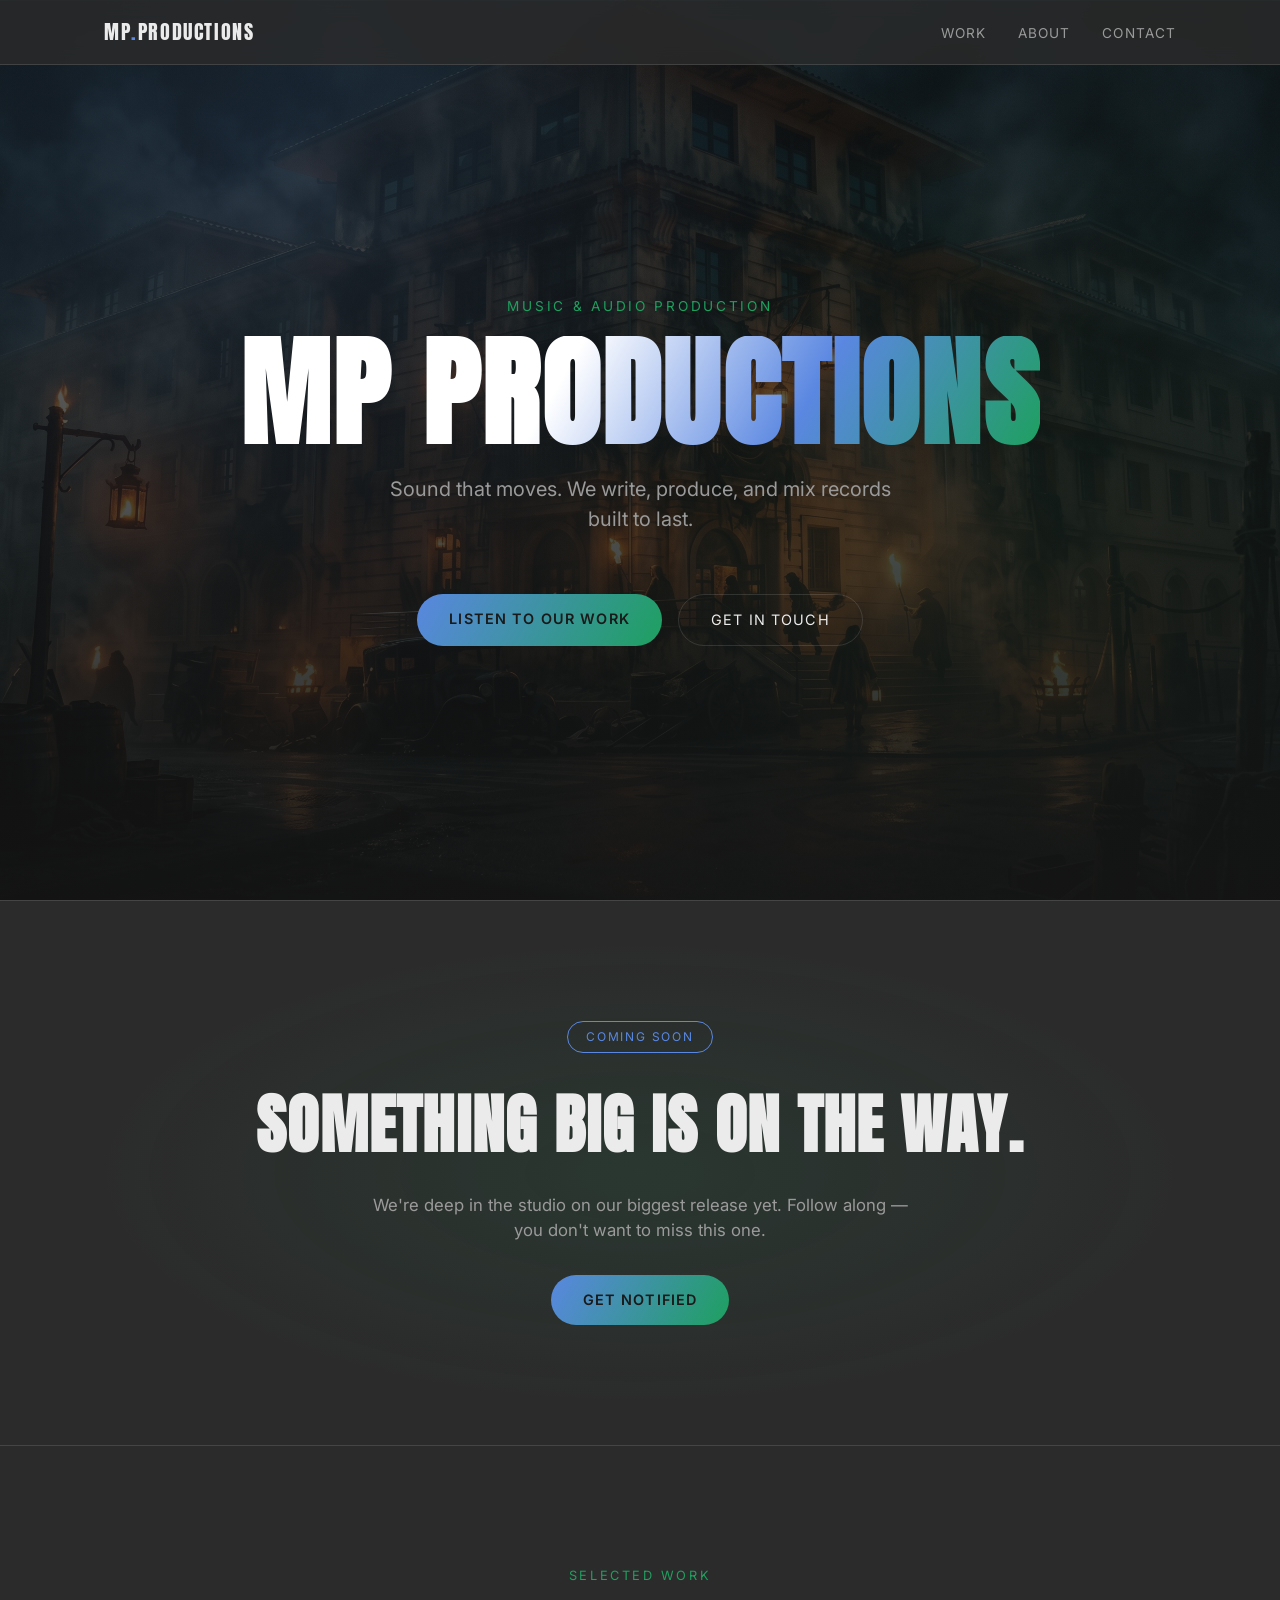
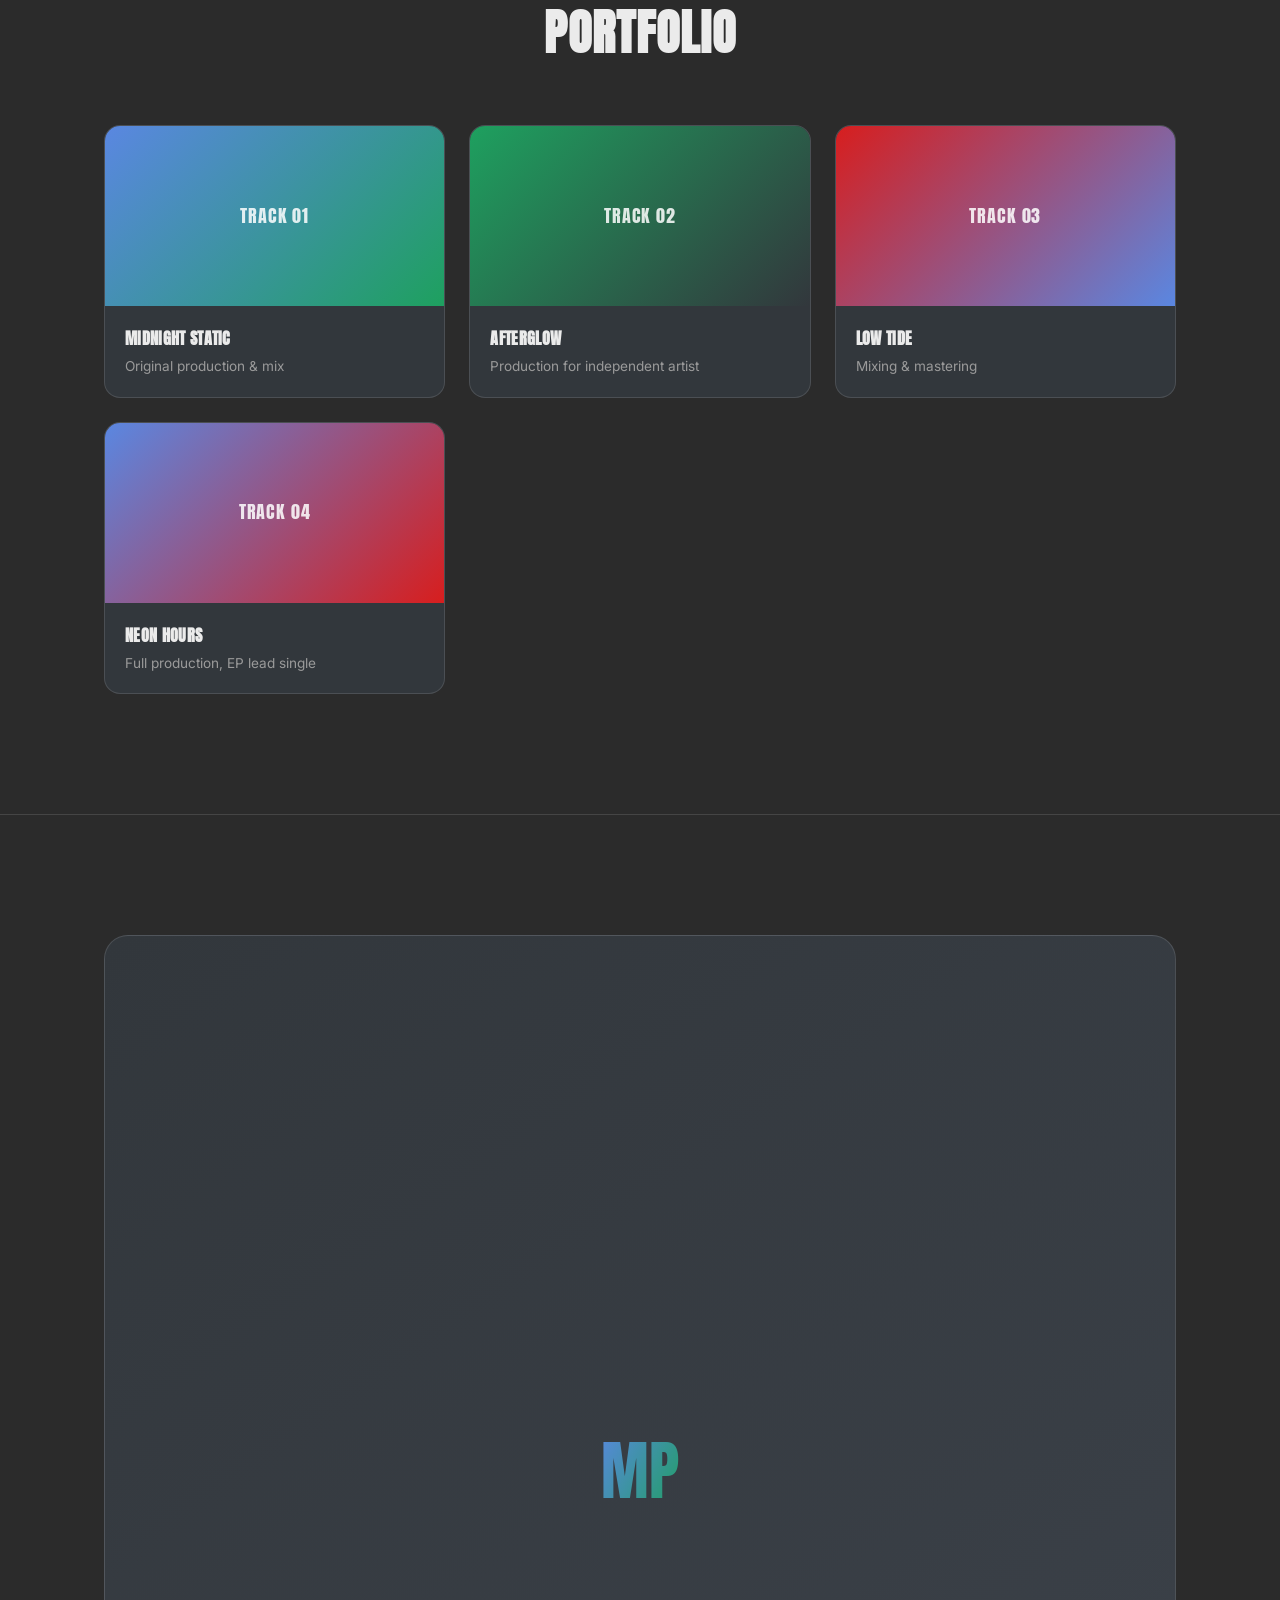
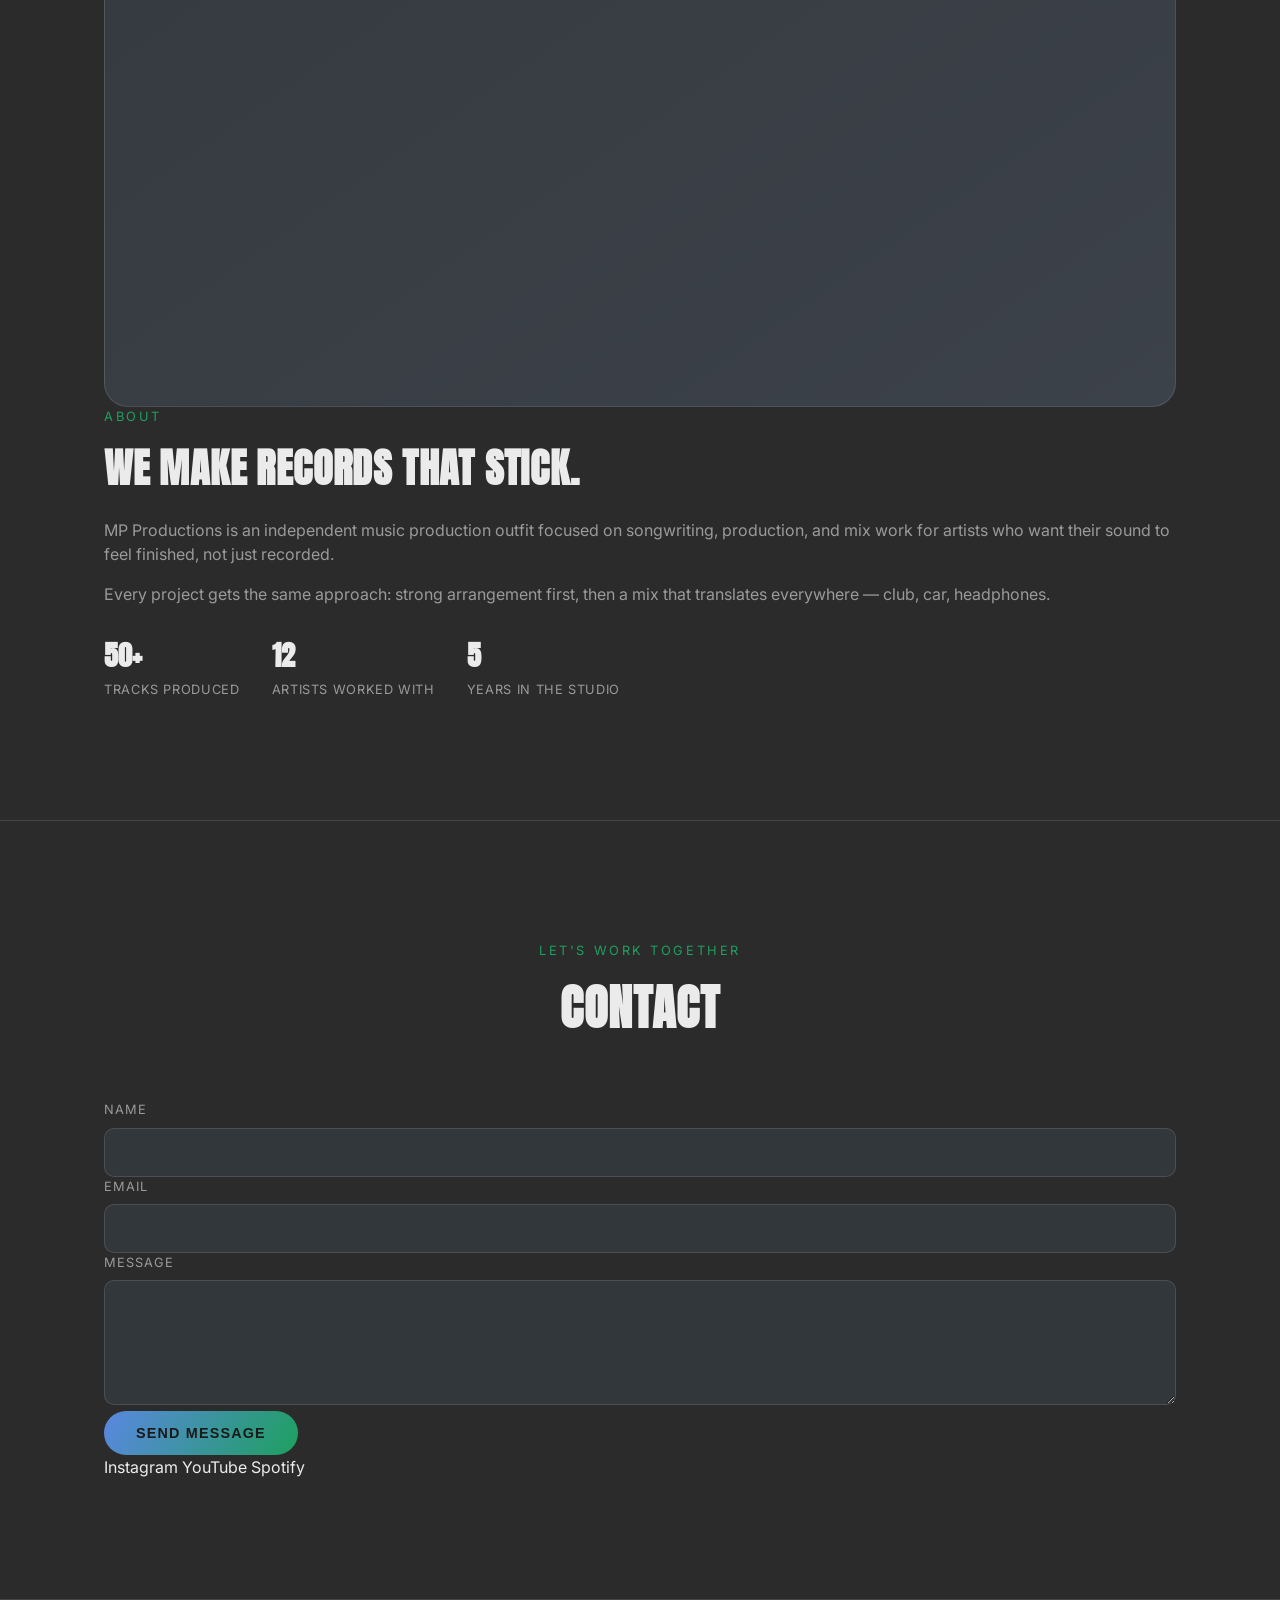
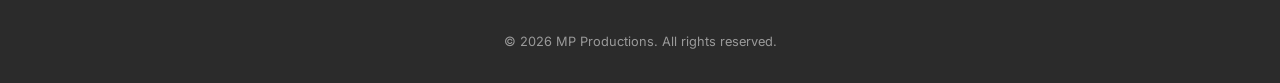
<file: index.html>
<!doctype html>
<html lang="en">
<head>
  <meta charset="utf-8">
  <title>MP Productions</title>
  <meta http-equiv="refresh" content="0; url=/mpproductions">
  <script>location.replace("/mpproductions");</script>
</head>
<body>
  <p>Redirecting to <a href="/mpproductions">/mpproductions</a>...</p>
</body>
</html>
</file>
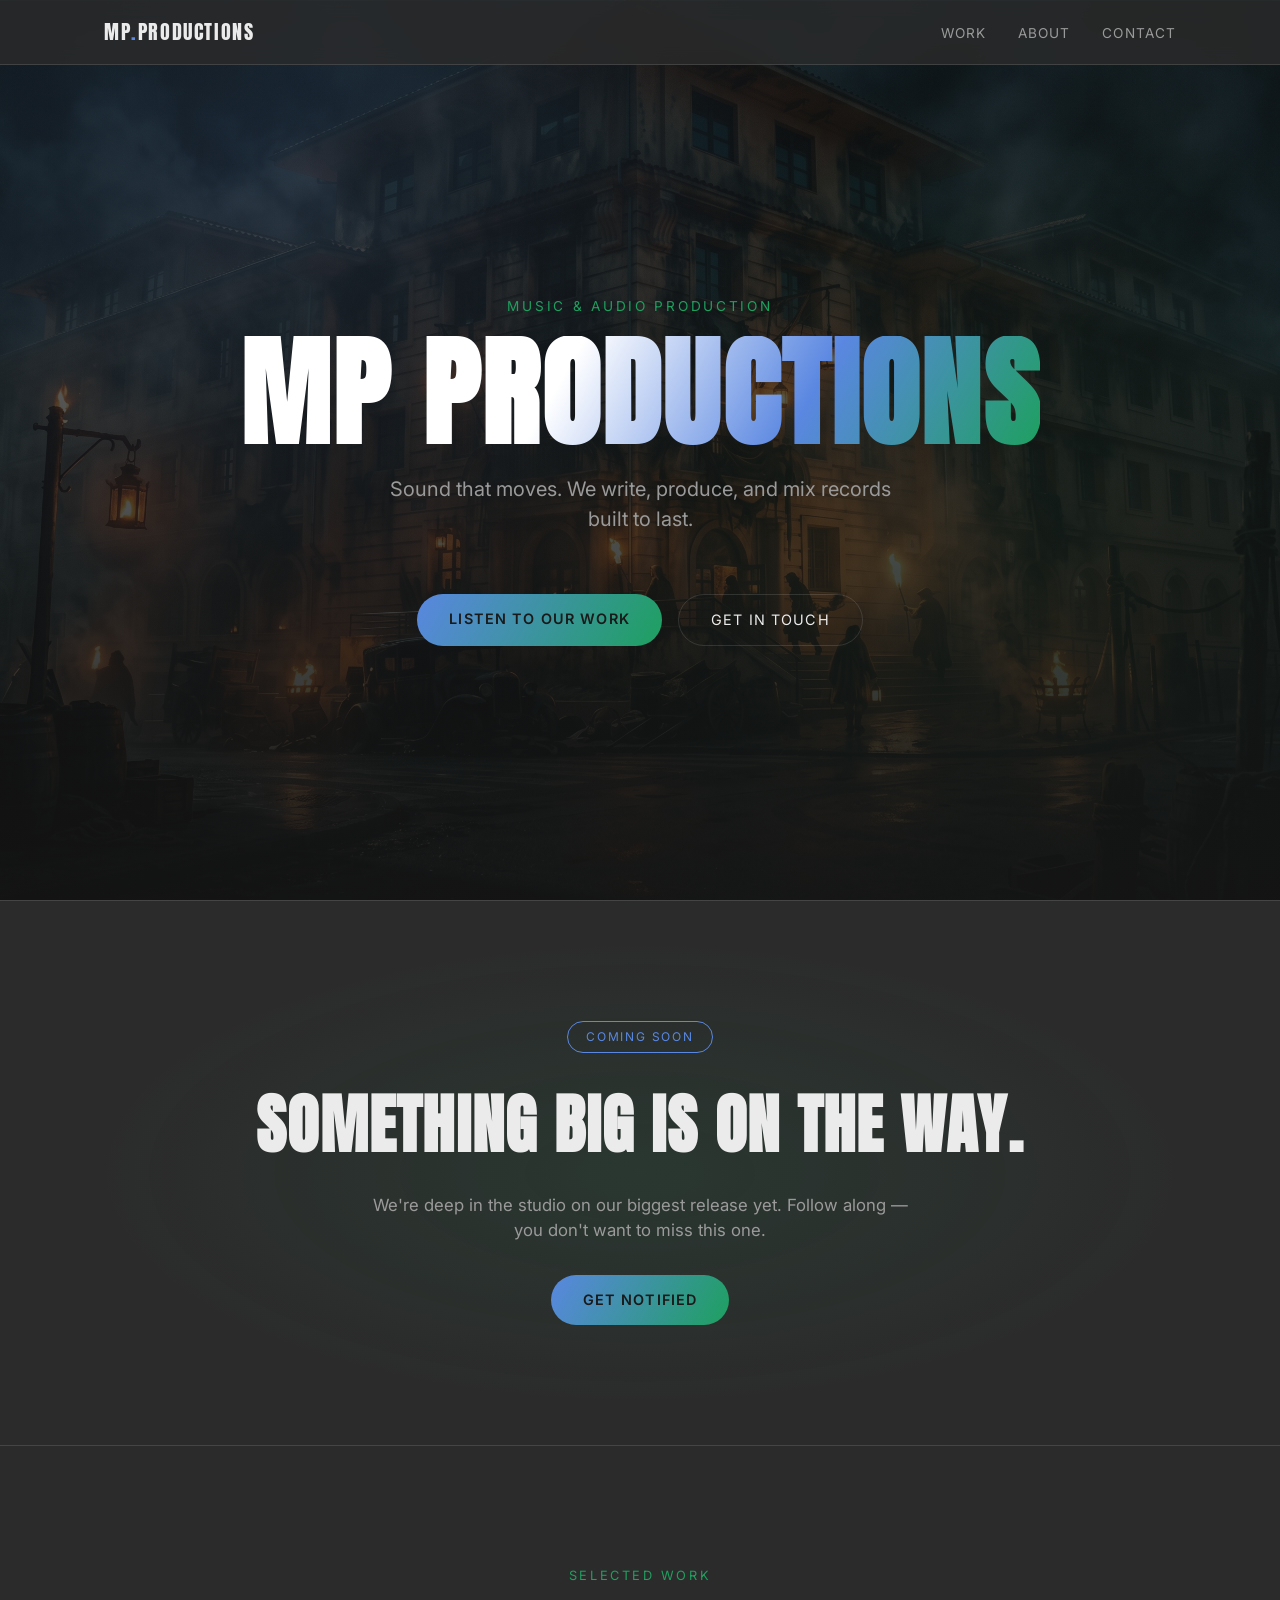
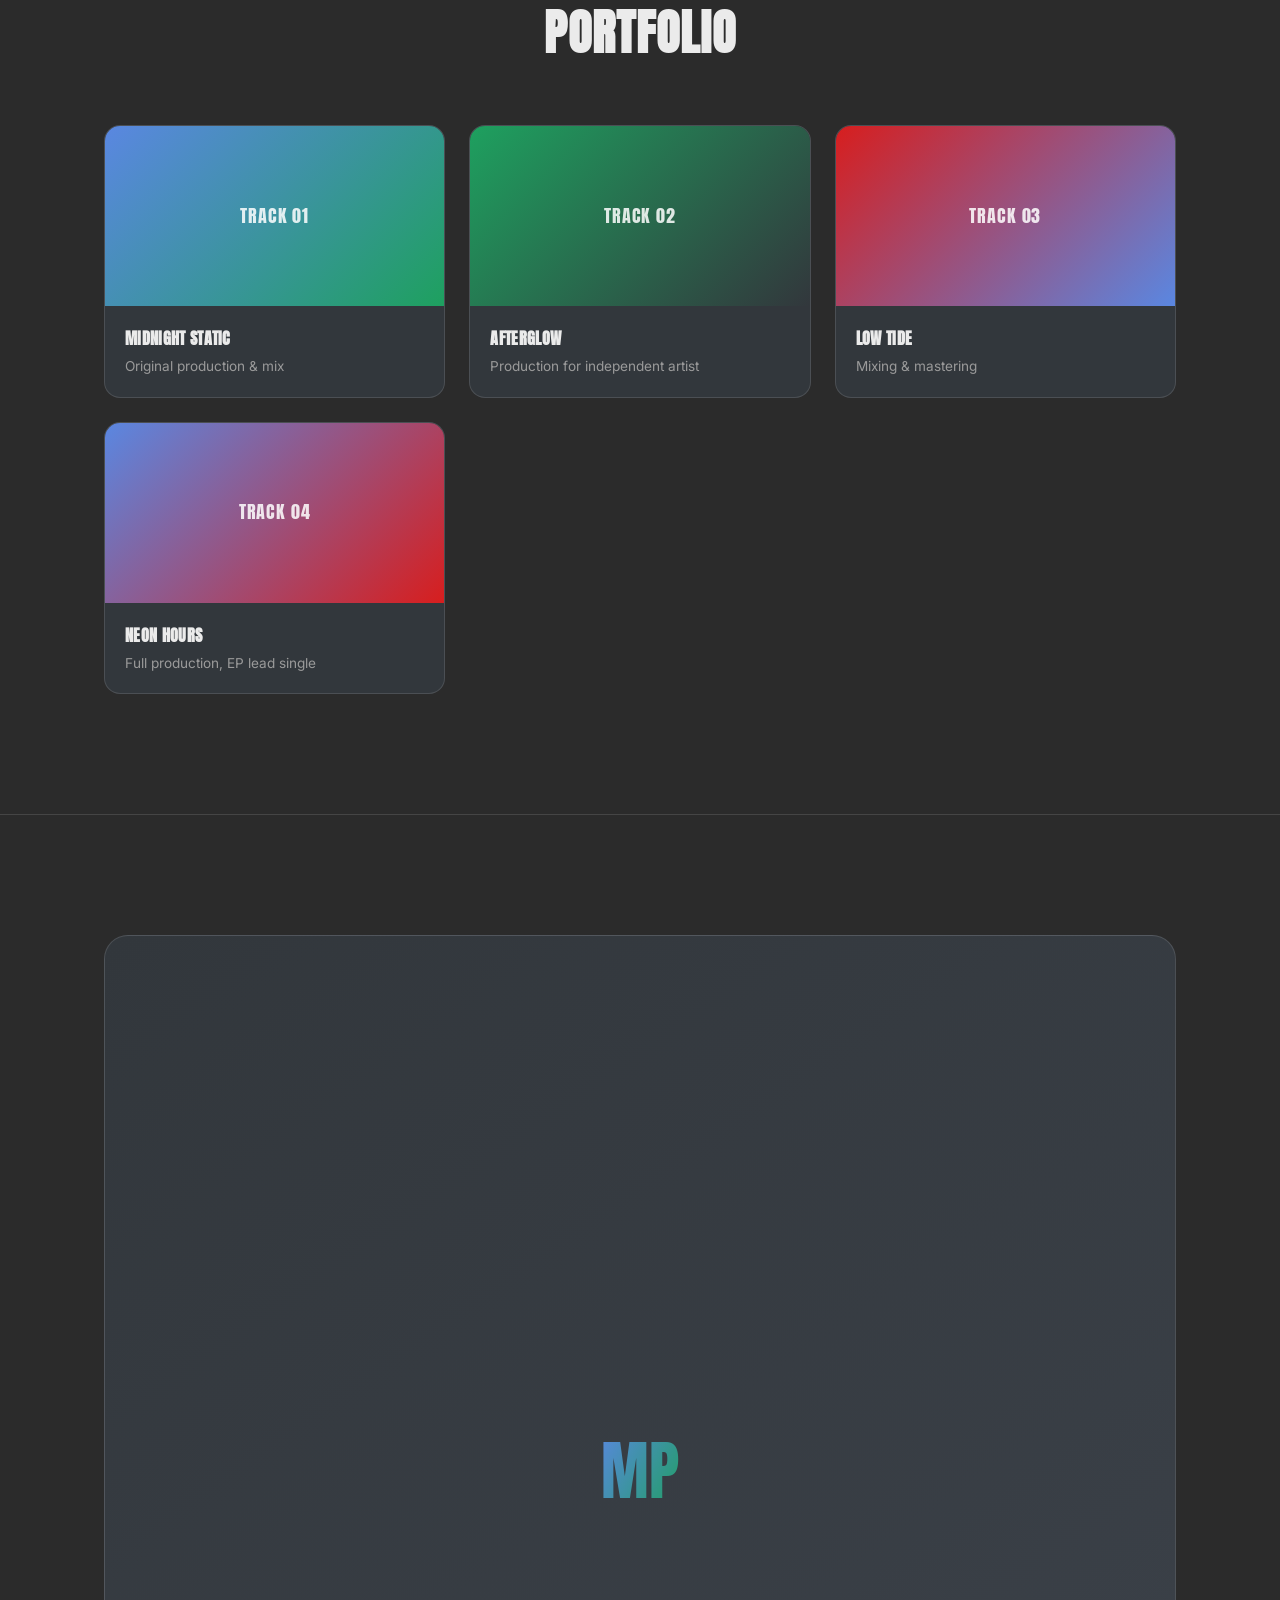
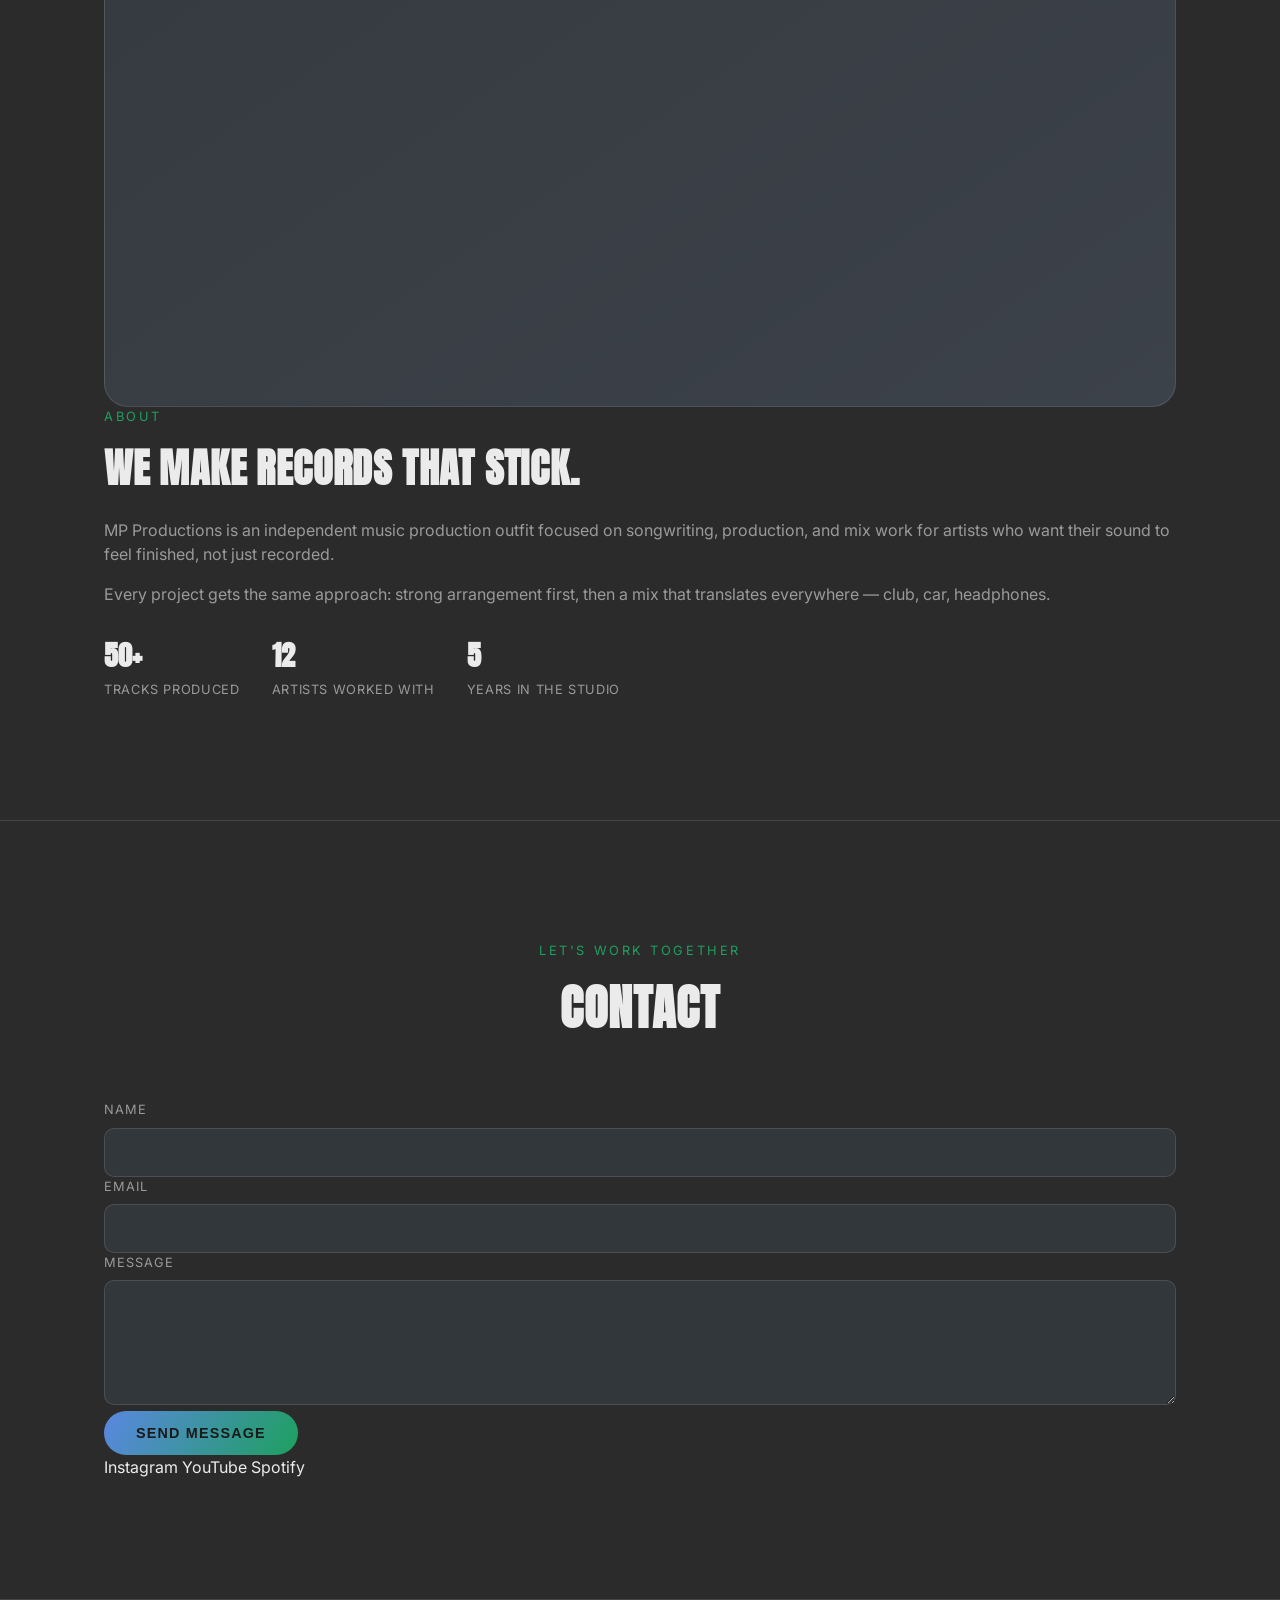
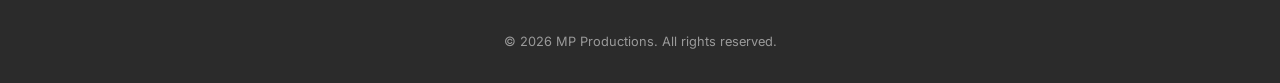
<file: mpproductions/index.html>
<!doctype html>
<html lang="en">
<head>
  <meta charset="utf-8">
  <meta name="viewport" content="width=device-width, initial-scale=1">
  <title>MP Productions</title>
  <meta name="description" content="MP Productions — sound that moves. Music production, mixing, and releases.">
  <link rel="preconnect" href="https://fonts.googleapis.com">
  <link rel="preconnect" href="https://fonts.gstatic.com" crossorigin>
  <link href="https://fonts.googleapis.com/css2?family=Anton&family=Inter:wght@400;500;600&display=swap" rel="stylesheet">
  <link rel="stylesheet" href="styles.css">
</head>
<body>

  <header class="nav">
    <div class="wrap">
      <a href="#" class="logo">MP<span>.</span>PRODUCTIONS</a>
      <nav>
        <ul>
          <li><a href="#work">Work</a></li>
          <li><a href="#about">About</a></li>
          <li><a href="#contact">Contact</a></li>
        </ul>
      </nav>
      <button class="nav-toggle" aria-label="Menu">&#9776;</button>
    </div>
  </header>

  <section class="hero">
    <span class="eyebrow">Music &amp; Audio Production</span>
    <h1>MP Productions</h1>
    <p class="tagline">Sound that moves. We write, produce, and mix records built to last.</p>
    <div class="cta-row">
      <a href="#work" class="btn btn-primary">Listen to our work</a>
      <a href="#contact" class="btn btn-ghost">Get in touch</a>
    </div>
  </section>

  <section class="hype" id="hype">
    <div class="wrap">
      <span class="hype-badge">Coming Soon</span>
      <h2>Something big is on the way.</h2>
      <p>We're deep in the studio on our biggest release yet. Follow along — you don't want to miss this one.</p>
      <a href="#contact" class="btn btn-primary">Get notified</a>
    </div>
  </section>

  <section id="work">
    <div class="wrap">
      <div class="section-head">
        <span class="eyebrow">Selected Work</span>
        <h2>Portfolio</h2>
      </div>
      <div class="grid">
        <div class="card">
          <div class="card-art g1">TRACK 01</div>
          <div class="card-body">
            <h3>Midnight Static</h3>
            <p>Original production &amp; mix</p>
          </div>
        </div>
        <div class="card">
          <div class="card-art g2">TRACK 02</div>
          <div class="card-body">
            <h3>Afterglow</h3>
            <p>Production for independent artist</p>
          </div>
        </div>
        <div class="card">
          <div class="card-art g3">TRACK 03</div>
          <div class="card-body">
            <h3>Low Tide</h3>
            <p>Mixing &amp; mastering</p>
          </div>
        </div>
        <div class="card">
          <div class="card-art g4">TRACK 04</div>
          <div class="card-body">
            <h3>Neon Hours</h3>
            <p>Full production, EP lead single</p>
          </div>
        </div>
      </div>
    </div>
  </section>

  <section id="about">
    <div class="wrap">
      <div class="about-art"><span>MP</span></div>
      <div class="about-text">
        <span class="eyebrow">About</span>
        <h2>We make records that stick.</h2>
        <p>MP Productions is an independent music production outfit focused on songwriting, production, and mix work for artists who want their sound to feel finished, not just recorded.</p>
        <p>Every project gets the same approach: strong arrangement first, then a mix that translates everywhere — club, car, headphones.</p>
        <div class="stat-row">
          <div class="stat"><b>50+</b><span>Tracks produced</span></div>
          <div class="stat"><b>12</b><span>Artists worked with</span></div>
          <div class="stat"><b>5</b><span>Years in the studio</span></div>
        </div>
      </div>
    </div>
  </section>

  <section id="contact">
    <div class="wrap">
      <div class="section-head">
        <span class="eyebrow">Let's work together</span>
        <h2>Contact</h2>
      </div>
      <form>
        <div class="field">
          <label for="name">Name</label>
          <input type="text" id="name" name="name" required>
        </div>
        <div class="field">
          <label for="email">Email</label>
          <input type="email" id="email" name="email" required>
        </div>
        <div class="field">
          <label for="message">Message</label>
          <textarea id="message" name="message" rows="5" required></textarea>
        </div>
        <button type="submit" class="btn btn-primary">Send message</button>
      </form>
      <div class="socials">
        <a href="#">Instagram</a>
        <a href="#">YouTube</a>
        <a href="#">Spotify</a>
      </div>
    </div>
  </section>

  <footer>
    &copy; 2026 MP Productions. All rights reserved.
  </footer>

  <script src="script.js"></script>
</body>
</html>
</file>
<file: mpproductions/styles.css>
:root {
  --bg: #2b2b2b;
  --surface: #32373c;
  --surface-2: #3c424a;
  --text: #ebebeb;
  --muted: #9a9a9a;
  --accent: #5a87e1;
  --accent-2: #1ea05f;
  --border: rgba(255, 255, 255, 0.12);
  --max-w: 1120px;
}

* { box-sizing: border-box; }

html { scroll-behavior: smooth; }

body {
  margin: 0;
  background: var(--bg);
  color: var(--text);
  font-family: "Inter", -apple-system, BlinkMacSystemFont, sans-serif;
  line-height: 1.5;
  -webkit-font-smoothing: antialiased;
}

h1, h2, h3 {
  font-family: "Anton", "Inter", sans-serif;
  text-transform: uppercase;
  letter-spacing: 0.02em;
  margin: 0;
}

a { color: inherit; text-decoration: none; }

.wrap {
  max-width: var(--max-w);
  margin: 0 auto;
  padding: 0 24px;
}

/* NAV */
.nav {
  position: fixed;
  top: 0; left: 0; right: 0;
  z-index: 50;
  background: rgba(43, 43, 43, 0.8);
  backdrop-filter: blur(10px);
  border-bottom: 1px solid var(--border);
}

.nav .wrap {
  display: flex;
  align-items: center;
  justify-content: space-between;
  height: 64px;
}

.nav .logo {
  font-family: "Anton", sans-serif;
  font-size: 1.25rem;
  letter-spacing: 0.08em;
}

.nav .logo span { color: var(--accent); }

.nav ul {
  display: flex;
  gap: 32px;
  list-style: none;
  margin: 0; padding: 0;
}

.nav ul li a {
  font-size: 0.85rem;
  text-transform: uppercase;
  letter-spacing: 0.08em;
  color: var(--muted);
  transition: color 0.2s;
}

.nav ul li a:hover { color: var(--text); }

.nav-toggle {
  display: none;
  background: none;
  border: none;
  color: var(--text);
  font-size: 1.5rem;
  cursor: pointer;
}

/* HERO */
.hero {
  min-height: 100vh;
  display: flex;
  flex-direction: column;
  align-items: center;
  justify-content: center;
  text-align: center;
  padding: 120px 24px 80px;
  position: relative;
  overflow: hidden;
  background: url("assets/home.jpg") center / cover no-repeat;
}

.hero::before {
  content: "";
  position: absolute;
  inset: 0;
  background:
    linear-gradient(180deg, rgba(20,20,20,0.55) 0%, rgba(20,20,20,0.75) 60%, rgba(20,20,20,0.95) 100%),
    radial-gradient(circle at 20% 20%, rgba(90, 135, 225, 0.28), transparent 45%),
    radial-gradient(circle at 80% 70%, rgba(30, 160, 95, 0.24), transparent 45%);
  pointer-events: none;
}

.hero > * {
  position: relative;
  z-index: 1;
}

.hero .eyebrow {
  color: var(--accent-2);
  font-size: 0.85rem;
  letter-spacing: 0.2em;
  text-transform: uppercase;
  margin-bottom: 20px;
}

.hero h1 {
  font-size: clamp(3rem, 12vw, 7.5rem);
  line-height: 0.95;
  background: linear-gradient(120deg, #ffffff 40%, var(--accent) 70%, var(--accent-2) 100%);
  -webkit-background-clip: text;
  background-clip: text;
  color: transparent;
}

.hero p.tagline {
  margin-top: 24px;
  font-size: clamp(1rem, 2vw, 1.25rem);
  color: var(--muted);
  max-width: 540px;
}

.hero .cta-row {
  margin-top: 40px;
  display: flex;
  gap: 16px;
  flex-wrap: wrap;
  justify-content: center;
}

.btn {
  display: inline-block;
  padding: 14px 32px;
  border-radius: 999px;
  font-size: 0.9rem;
  text-transform: uppercase;
  letter-spacing: 0.08em;
  cursor: pointer;
  border: 1px solid var(--border);
  transition: transform 0.2s, border-color 0.2s;
}

.btn:hover { transform: translateY(-2px); }

.btn-primary {
  background: linear-gradient(120deg, var(--accent), var(--accent-2));
  color: #1a1a1a;
  border: none;
  font-weight: 600;
}

.btn-ghost {
  color: var(--text);
}

.btn-ghost:hover { border-color: var(--accent-2); }

/* SECTION BASE */
section {
  padding: 120px 0;
  border-top: 1px solid var(--border);
}

.section-head {
  margin-bottom: 56px;
  text-align: center;
}

.section-head .eyebrow {
  color: var(--accent-2);
  font-size: 0.8rem;
  letter-spacing: 0.2em;
  text-transform: uppercase;
  display: block;
  margin-bottom: 12px;
}

.section-head h2 {
  font-size: clamp(2rem, 5vw, 3rem);
}

/* HYPE */
.hype {
  background: radial-gradient(ellipse at center, rgba(30, 160, 95, 0.1), transparent 60%);
  text-align: center;
}

.hype-badge {
  display: inline-block;
  padding: 6px 18px;
  border-radius: 999px;
  border: 1px solid var(--accent);
  color: var(--accent);
  font-size: 0.75rem;
  letter-spacing: 0.15em;
  text-transform: uppercase;
  margin-bottom: 24px;
  animation: pulse 2.4s infinite;
}

@keyframes pulse {
  0%, 100% { box-shadow: 0 0 0 0 rgba(90, 135, 225, 0.45); }
  50% { box-shadow: 0 0 0 10px rgba(90, 135, 225, 0); }
}

.hype h2 {
  font-size: clamp(2rem, 6vw, 4rem);
  max-width: 800px;
  margin: 0 auto 20px;
}

.hype p {
  color: var(--muted);
  max-width: 560px;
  margin: 0 auto 32px;
  font-size: 1.05rem;
}

/* PORTFOLIO */
.grid {
  display: grid;
  grid-template-columns: repeat(auto-fit, minmax(260px, 1fr));
  gap: 24px;
}

.card {
  background: var(--surface);
  border: 1px solid var(--border);
  border-radius: 16px;
  overflow: hidden;
  transition: transform 0.25s, border-color 0.25s;
}

.card:hover {
  transform: translateY(-6px);
  border-color: var(--accent-2);
}

.card-art {
  height: 180px;
  display: flex;
  align-items: center;
  justify-content: center;
  font-family: "Anton", sans-serif;
  font-size: 1.1rem;
  letter-spacing: 0.05em;
  color: rgba(255,255,255,0.85);
}

.card-art.g1 { background: linear-gradient(135deg, #5a87e1, #1ea05f); }
.card-art.g2 { background: linear-gradient(135deg, #1ea05f, #32373c); }
.card-art.g3 { background: linear-gradient(135deg, #d71e1e, #5a87e1); }
.card-art.g4 { background: linear-gradient(135deg, #5a87e1, #d71e1e); }

.card-body { padding: 20px; }

.card-body h3 {
  font-size: 1rem;
  margin-bottom: 6px;
}

.card-body p {
  color: var(--muted);
  font-size: 0.85rem;
  margin: 0;
}

/* ABOUT */
.about .wrap {
  display: grid;
  grid-template-columns: 1fr 1fr;
  gap: 48px;
  align-items: center;
}

.about-art {
  aspect-ratio: 1;
  border-radius: 24px;
  background: linear-gradient(145deg, var(--surface), var(--surface-2));
  border: 1px solid var(--border);
  display: flex;
  align-items: center;
  justify-content: center;
}

.about-art span {
  font-family: "Anton", sans-serif;
  font-size: 4rem;
  background: linear-gradient(120deg, var(--accent), var(--accent-2));
  -webkit-background-clip: text;
  background-clip: text;
  color: transparent;
}

.about-text .eyebrow {
  color: var(--accent-2);
  font-size: 0.8rem;
  letter-spacing: 0.2em;
  text-transform: uppercase;
  display: block;
  margin-bottom: 12px;
}

.about-text h2 {
  font-size: clamp(1.75rem, 4vw, 2.5rem);
  margin-bottom: 20px;
}

.about-text p {
  color: var(--muted);
  margin-bottom: 16px;
}

.stat-row {
  display: flex;
  gap: 32px;
  margin-top: 28px;
}

.stat b {
  display: block;
  font-family: "Anton", sans-serif;
  font-size: 1.75rem;
  color: var(--text);
}

.stat span {
  color: var(--muted);
  font-size: 0.8rem;
  text-transform: uppercase;
  letter-spacing: 0.05em;
}

/* CONTACT */
.contact .wrap {
  max-width: 640px;
}

.contact form {
  display: flex;
  flex-direction: column;
  gap: 16px;
}

.field label {
  display: block;
  font-size: 0.8rem;
  text-transform: uppercase;
  letter-spacing: 0.08em;
  color: var(--muted);
  margin-bottom: 8px;
}

.field input,
.field textarea {
  width: 100%;
  padding: 14px 16px;
  background: var(--surface);
  border: 1px solid var(--border);
  border-radius: 10px;
  color: var(--text);
  font-family: inherit;
  font-size: 0.95rem;
  resize: vertical;
}

.field input:focus,
.field textarea:focus {
  outline: none;
  border-color: var(--accent-2);
}

.contact .socials {
  display: flex;
  gap: 20px;
  margin-top: 32px;
  justify-content: center;
}

.contact .socials a {
  color: var(--muted);
  font-size: 0.85rem;
  letter-spacing: 0.05em;
  text-transform: uppercase;
  transition: color 0.2s;
}

.contact .socials a:hover { color: var(--accent-2); }

/* FOOTER */
footer {
  padding: 32px 0;
  text-align: center;
  color: var(--muted);
  font-size: 0.8rem;
  border-top: 1px solid var(--border);
}

/* responsive */
@media (max-width: 768px) {
  .nav ul {
    display: none;
    position: absolute;
    top: 64px; left: 0; right: 0;
    flex-direction: column;
    gap: 0;
    background: var(--bg);
    border-bottom: 1px solid var(--border);
    padding: 8px 24px 16px;
  }
  .nav ul.open { display: flex; }
  .nav ul li { padding: 12px 0; border-top: 1px solid var(--border); }
  .nav-toggle { display: block; }
  .about .wrap { grid-template-columns: 1fr; }
  section { padding: 80px 0; }
}
</file>
